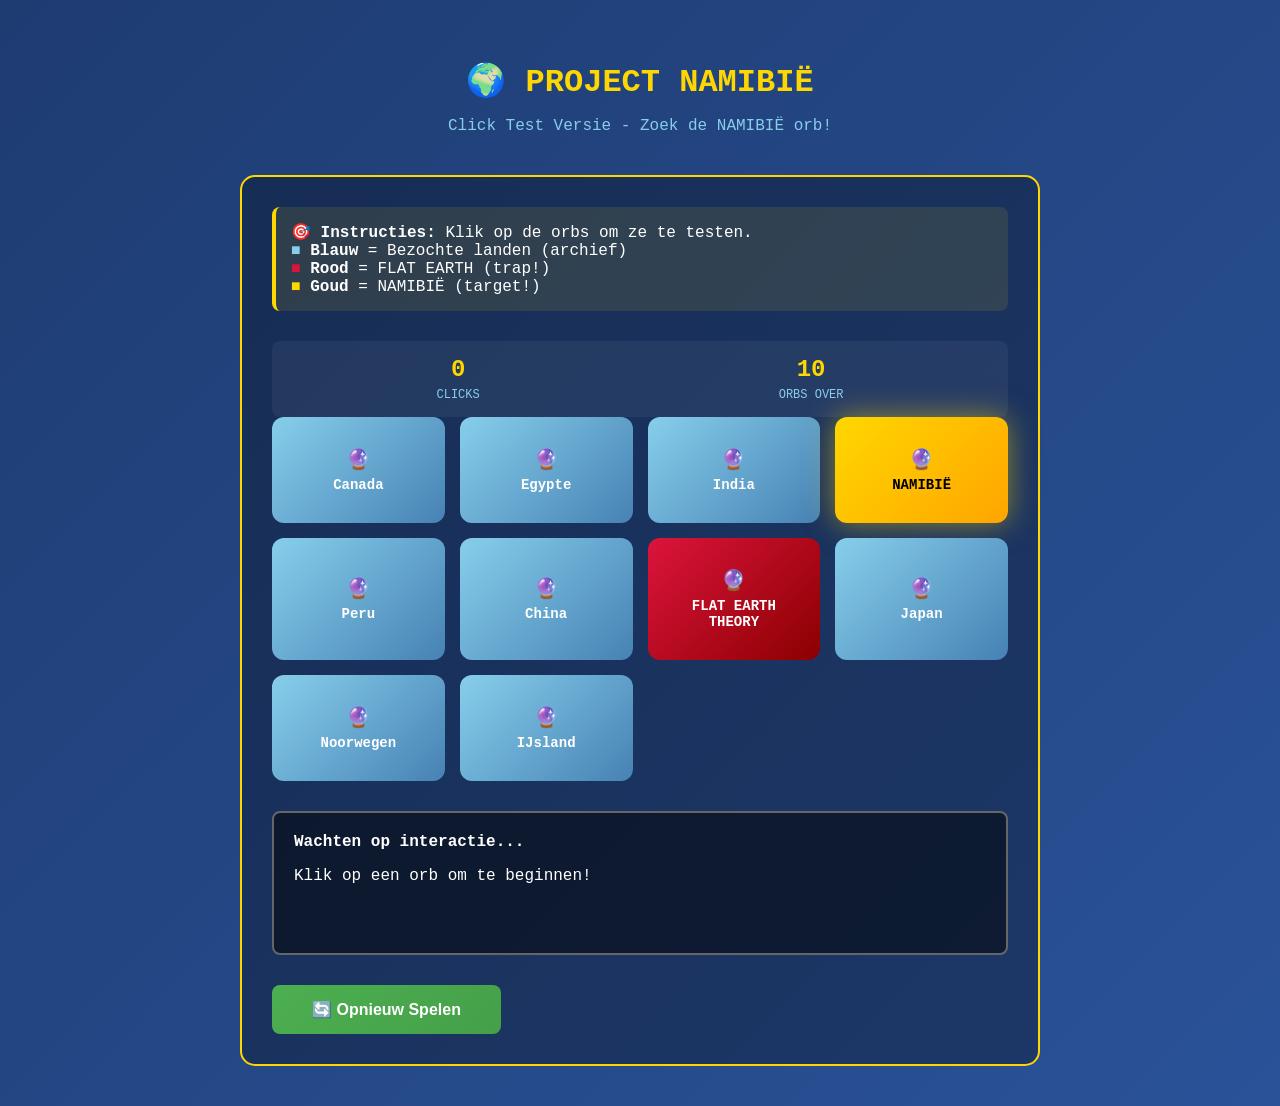
<file: ar-scavenger-hunt-clicktest.html>
<!DOCTYPE html>
<html lang="nl">
<head>
    <meta charset="UTF-8">
    <meta name="viewport" content="width=device-width, initial-scale=1.0">
    <title>Project Namibië - Click Test</title>
    <style>
        body {
            margin: 0;
            padding: 40px;
            font-family: 'Courier New', monospace;
            background: linear-gradient(135deg, #1e3c72 0%, #2a5298 100%);
            color: white;
            min-height: 100vh;
        }

        .container {
            max-width: 800px;
            margin: 0 auto;
        }

        h1 {
            color: #FFD700;
            text-align: center;
            margin-bottom: 10px;
        }

        .subtitle {
            text-align: center;
            color: #87CEEB;
            margin-bottom: 40px;
        }

        .game-area {
            background: rgba(0, 0, 0, 0.3);
            padding: 30px;
            border-radius: 15px;
            border: 2px solid #FFD700;
        }

        .instruction {
            background: rgba(255, 215, 0, 0.1);
            padding: 15px;
            border-radius: 8px;
            margin-bottom: 30px;
            border-left: 4px solid #FFD700;
        }

        .orb-grid {
            display: grid;
            grid-template-columns: repeat(auto-fit, minmax(150px, 1fr));
            gap: 15px;
            margin-bottom: 30px;
        }

        .orb-button {
            padding: 30px 20px;
            border: none;
            border-radius: 12px;
            font-family: 'Courier New', monospace;
            font-size: 14px;
            font-weight: bold;
            cursor: pointer;
            transition: all 0.3s ease;
            position: relative;
            overflow: hidden;
        }

        .orb-button:before {
            content: '';
            position: absolute;
            top: 50%;
            left: 50%;
            width: 0;
            height: 0;
            border-radius: 50%;
            background: rgba(255, 255, 255, 0.5);
            transform: translate(-50%, -50%);
            transition: width 0.6s, height 0.6s;
        }

        .orb-button:active:before {
            width: 300px;
            height: 300px;
        }

        .orb-button:hover {
            transform: scale(1.05);
            box-shadow: 0 10px 30px rgba(0, 0, 0, 0.5);
        }

        .orb-button.decoy {
            background: linear-gradient(135deg, #87CEEB, #4682B4);
            color: white;
        }

        .orb-button.trap {
            background: linear-gradient(135deg, #DC143C, #8B0000);
            color: white;
            animation: pulse-red 2s infinite;
        }

        .orb-button.target {
            background: linear-gradient(135deg, #FFD700, #FFA500);
            color: #000;
            animation: pulse-gold 2s infinite;
            box-shadow: 0 0 30px rgba(255, 215, 0, 0.5);
        }

        @keyframes pulse-red {
            0%, 100% { box-shadow: 0 0 20px rgba(220, 20, 60, 0.5); }
            50% { box-shadow: 0 0 40px rgba(220, 20, 60, 0.8); }
        }

        @keyframes pulse-gold {
            0%, 100% { box-shadow: 0 0 30px rgba(255, 215, 0, 0.5); }
            50% { box-shadow: 0 0 50px rgba(255, 215, 0, 1); }
        }

        .feedback {
            min-height: 100px;
            padding: 20px;
            background: rgba(0, 0, 0, 0.5);
            border-radius: 8px;
            margin-top: 20px;
            border: 2px solid #666;
        }

        .feedback.success {
            border-color: #00FF00;
            background: rgba(0, 255, 0, 0.1);
        }

        .feedback.error {
            border-color: #FF0000;
            background: rgba(255, 0, 0, 0.1);
        }

        .feedback.archive {
            border-color: #888888;
            background: rgba(136, 136, 136, 0.1);
        }

        .victory-panel {
            position: fixed;
            top: 50%;
            left: 50%;
            transform: translate(-50%, -50%) scale(0);
            background: rgba(0, 0, 0, 0.95);
            padding: 50px;
            border-radius: 20px;
            border: 4px solid #FFD700;
            text-align: center;
            z-index: 1000;
            transition: transform 0.5s ease;
            max-width: 90%;
        }

        .victory-panel.show {
            transform: translate(-50%, -50%) scale(1);
        }

        .victory-panel h2 {
            color: #00FF00;
            font-size: 48px;
            margin: 0 0 20px 0;
        }

        .victory-panel .clue {
            color: #FFD700;
            font-size: 32px;
            margin: 20px 0;
            padding: 20px;
            background: rgba(255, 215, 0, 0.1);
            border-radius: 10px;
        }

        .stats {
            display: flex;
            justify-content: space-around;
            margin-top: 20px;
            padding: 15px;
            background: rgba(255, 255, 255, 0.05);
            border-radius: 8px;
        }

        .stat-item {
            text-align: center;
        }

        .stat-value {
            font-size: 24px;
            color: #FFD700;
            font-weight: bold;
        }

        .stat-label {
            font-size: 12px;
            color: #87CEEB;
            margin-top: 5px;
        }

        .reset-btn {
            margin-top: 30px;
            padding: 15px 40px;
            background: linear-gradient(135deg, #4CAF50, #45a049);
            border: none;
            border-radius: 8px;
            color: white;
            font-size: 16px;
            font-weight: bold;
            cursor: pointer;
            transition: all 0.3s;
        }

        .reset-btn:hover {
            transform: scale(1.05);
            box-shadow: 0 5px 20px rgba(76, 175, 80, 0.5);
        }
    </style>
</head>
<body>
    <div class="container">
        <h1>🌍 PROJECT NAMIBIË</h1>
        <p class="subtitle">Click Test Versie - Zoek de NAMIBIË orb!</p>

        <div class="game-area">
            <div class="instruction">
                <strong>🎯 Instructies:</strong> Klik op de orbs om ze te testen.<br>
                <span style="color: #87CEEB;">■</span> <strong>Blauw</strong> = Bezochte landen (archief)<br>
                <span style="color: #DC143C;">■</span> <strong>Rood</strong> = FLAT EARTH (trap!)<br>
                <span style="color: #FFD700;">■</span> <strong>Goud</strong> = NAMIBIË (target!)
            </div>

            <div class="stats">
                <div class="stat-item">
                    <div class="stat-value" id="clicks-count">0</div>
                    <div class="stat-label">CLICKS</div>
                </div>
                <div class="stat-item">
                    <div class="stat-value" id="orbs-remaining">10</div>
                    <div class="stat-label">ORBS OVER</div>
                </div>
            </div>

            <div class="orb-grid" id="orb-grid">
                <!-- Orbs worden hier gegenereerd -->
            </div>

            <div class="feedback" id="feedback">
                <strong>Wachten op interactie...</strong>
                <p>Klik op een orb om te beginnen!</p>
            </div>

            <button class="reset-btn" onclick="resetGame()">🔄 Opnieuw Spelen</button>
        </div>
    </div>

    <div class="victory-panel" id="victory-panel">
        <h2>🎉 LOCATIE GEVONDEN! 🎉</h2>
        <div class="clue">
            COÖRDINATEN:<br>
            <strong>DE OVEN</strong>
        </div>
        <p style="color: #87CEEB; font-size: 18px;">
            Op de Quest 3S zie je dit in AR met hand tracking!
        </p>
        <button class="reset-btn" onclick="resetGame()">Speel Opnieuw</button>
    </div>

    <script>
        // Audio Context
        const audioCtx = new (window.AudioContext || window.webkitAudioContext)();

        function playSound(type) {
            const osc = audioCtx.createOscillator();
            const gain = audioCtx.createGain();

            switch(type) {
                case 'click':
                    osc.type = 'square';
                    osc.frequency.value = 1300;
                    gain.gain.setValueAtTime(0.1, audioCtx.currentTime);
                    gain.gain.exponentialRampToValueAtTime(0.01, audioCtx.currentTime + 0.05);
                    osc.stop(audioCtx.currentTime + 0.05);
                    break;
                case 'buzzer':
                    osc.type = 'sawtooth';
                    osc.frequency.value = 120;
                    gain.gain.setValueAtTime(0.15, audioCtx.currentTime);
                    gain.gain.exponentialRampToValueAtTime(0.01, audioCtx.currentTime + 0.4);
                    osc.stop(audioCtx.currentTime + 0.4);
                    break;
                case 'glitch':
                    for (let i = 0; i < 5; i++) {
                        setTimeout(() => {
                            const glitchOsc = audioCtx.createOscillator();
                            const glitchGain = audioCtx.createGain();
                            glitchOsc.type = 'square';
                            glitchOsc.frequency.value = 200 + Math.random() * 300;
                            glitchGain.gain.setValueAtTime(0.1, audioCtx.currentTime);
                            glitchGain.gain.exponentialRampToValueAtTime(0.01, audioCtx.currentTime + 0.1);
                            glitchOsc.connect(glitchGain);
                            glitchGain.connect(audioCtx.destination);
                            glitchOsc.start();
                            glitchOsc.stop(audioCtx.currentTime + 0.1);
                        }, i * 80);
                    }
                    return;
                case 'success':
                    const melody = [523.25, 587.33, 659.25, 783.99, 880.00, 1046.50];
                    melody.forEach((freq, i) => {
                        setTimeout(() => {
                            const melodyOsc = audioCtx.createOscillator();
                            const melodyGain = audioCtx.createGain();
                            melodyOsc.type = 'sine';
                            melodyOsc.frequency.value = freq;
                            melodyGain.gain.setValueAtTime(0.1, audioCtx.currentTime);
                            melodyGain.gain.exponentialRampToValueAtTime(0.01, audioCtx.currentTime + 0.8);
                            melodyOsc.connect(melodyGain);
                            melodyGain.connect(audioCtx.destination);
                            melodyOsc.start();
                            melodyOsc.stop(audioCtx.currentTime + 0.8);
                        }, i * 180);
                    });
                    return;
            }

            osc.connect(gain);
            gain.connect(audioCtx.destination);
            osc.start();
        }

        // Game State
        let clickCount = 0;
        let orbsRemaining = 10;
        let gameWon = false;

        const countries = ['Peru', 'Japan', 'Noorwegen', 'Canada', 'China', 'India', 'IJsland', 'Egypte'];

        function createOrbs() {
            const grid = document.getElementById('orb-grid');
            grid.innerHTML = '';

            const orbs = [];

            // 8 decoys
            countries.forEach(country => {
                orbs.push({ type: 'decoy', label: country });
            });

            // 1 trap
            orbs.push({ type: 'trap', label: 'FLAT EARTH THEORY' });

            // 1 target
            orbs.push({ type: 'target', label: 'NAMIBIË' });

            // Shuffle
            orbs.sort(() => Math.random() - 0.5);

            // Create buttons
            orbs.forEach((orb, index) => {
                const btn = document.createElement('button');
                btn.className = `orb-button ${orb.type}`;
                btn.innerHTML = `
                    <div style="position: relative; z-index: 1;">
                        <div style="font-size: 20px; margin-bottom: 5px;">🔮</div>
                        <div>${orb.label}</div>
                    </div>
                `;
                btn.onclick = () => handleOrbClick(orb, btn);
                grid.appendChild(btn);
            });
        }

        function handleOrbClick(orb, btn) {
            if (gameWon || btn.disabled) return;

            clickCount++;
            document.getElementById('clicks-count').textContent = clickCount;

            btn.disabled = true;
            btn.style.opacity = '0.3';
            btn.style.cursor = 'not-allowed';

            const feedback = document.getElementById('feedback');

            if (orb.type === 'target') {
                // WIN!
                gameWon = true;
                playSound('success');
                feedback.className = 'feedback success';
                feedback.innerHTML = `
                    <h3 style="color: #00FF00; margin-top: 0;">✓ TARGET GEVONDEN!</h3>
                    <p><strong>${orb.label}</strong></p>
                    <p>🎉 Dit is de juiste orb! De schattenjacht kan beginnen!</p>
                `;

                setTimeout(() => {
                    document.getElementById('victory-panel').classList.add('show');
                }, 1000);

            } else if (orb.type === 'trap') {
                // TRAP!
                playSound('glitch');
                feedback.className = 'feedback error';
                feedback.innerHTML = `
                    <h3 style="color: #FF0000; margin-top: 0;">⚠️ TRAP GEACTIVEERD!</h3>
                    <p><strong>${orb.label}</strong></p>
                    <p>Dit is wetenschappelijk onmogelijk! Probeer een andere orb.</p>
                `;

            } else {
                // DECOY
                playSound('buzzer');
                feedback.className = 'feedback archive';
                feedback.innerHTML = `
                    <h3 style="color: #888888; margin-top: 0;">📁 REEDS ONTDEKT</h3>
                    <p><strong>${orb.label}</strong></p>
                    <p>Deze bestemming is al bezocht. Zoek verder!</p>
                `;
            }

            orbsRemaining--;
            document.getElementById('orbs-remaining').textContent = orbsRemaining;
        }

        function resetGame() {
            clickCount = 0;
            orbsRemaining = 10;
            gameWon = false;

            document.getElementById('clicks-count').textContent = '0';
            document.getElementById('orbs-remaining').textContent = '10';
            document.getElementById('victory-panel').classList.remove('show');

            const feedback = document.getElementById('feedback');
            feedback.className = 'feedback';
            feedback.innerHTML = `
                <strong>Wachten op interactie...</strong>
                <p>Klik op een orb om te beginnen!</p>
            `;

            createOrbs();
        }

        // Start game
        createOrbs();

        // Resume audio on first click
        document.addEventListener('click', () => {
            if (audioCtx.state === 'suspended') {
                audioCtx.resume();
            }
        }, { once: true });
    </script>
</body>
</html>
</file>
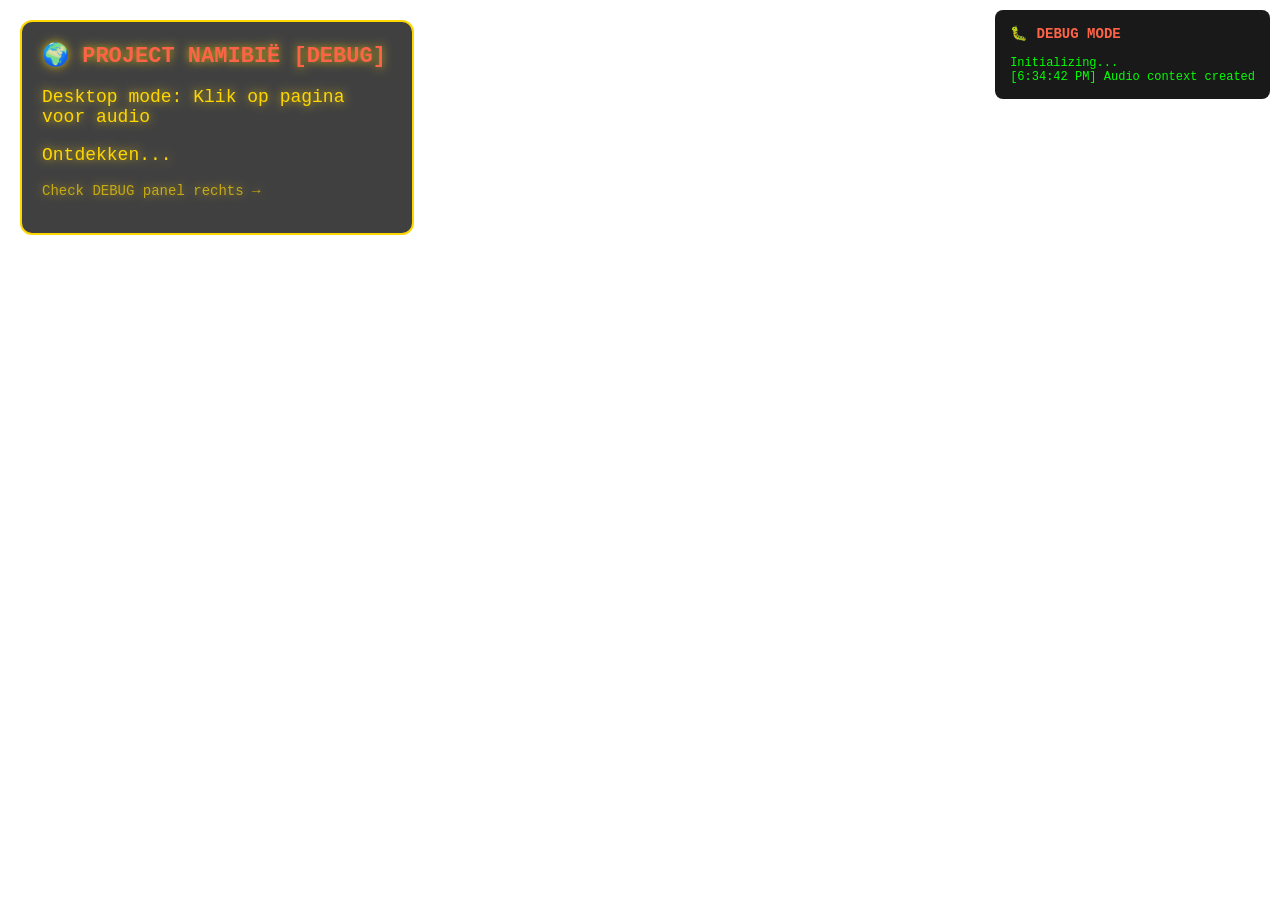
<file: ar-scavenger-hunt-debug.html>
<!DOCTYPE html>
<html lang="nl">
<head>
    <meta charset="UTF-8">
    <meta name="viewport" content="width=device-width, initial-scale=1.0">
    <title>Project Namibië - DEBUG MODE</title>
    <script src="https://aframe.io/releases/1.6.0/aframe.min.js"></script>
    <style>
        body {
            margin: 0;
            overflow: hidden;
            font-family: 'Courier New', monospace;
        }
        #debug-panel {
            position: fixed;
            top: 10px;
            right: 10px;
            background: rgba(0, 0, 0, 0.9);
            color: #00FF00;
            padding: 15px;
            border-radius: 8px;
            font-size: 12px;
            max-width: 300px;
            z-index: 10000;
        }
        #overlay {
            position: fixed;
            top: 20px;
            left: 20px;
            color: #FFD700;
            font-family: 'Courier New', monospace;
            font-size: 18px;
            text-shadow: 0 0 10px rgba(255, 215, 0, 0.8);
            z-index: 1000;
            pointer-events: none;
        }
        #instructions {
            background: rgba(0, 0, 0, 0.75);
            padding: 20px;
            border-radius: 12px;
            border: 2px solid #FFD700;
            max-width: 350px;
        }
        .title {
            color: #FF6347;
            font-size: 22px;
            font-weight: bold;
            margin-bottom: 10px;
        }
    </style>
</head>
<body>
    <!-- Debug Panel -->
    <div id="debug-panel">
        <h3 style="margin-top:0; color:#FF6347;">🐛 DEBUG MODE</h3>
        <div id="debug-log">Initializing...</div>
    </div>

    <!-- DOM Overlay -->
    <div id="overlay">
        <div id="instructions">
            <div class="title">🌍 PROJECT NAMIBIË [DEBUG]</div>
            <p>Desktop mode: Klik op pagina voor audio</p>
            <p id="status">Ontdekken...</p>
            <p style="font-size: 14px; opacity: 0.7;">Check DEBUG panel rechts →</p>
        </div>
    </div>

    <a-scene
        background="color: #87CEEB"
        fog="type: linear; color: #FFA500; near: 10; far: 50">

        <!-- Camera -->
        <a-entity id="rig" position="0 0 0">
            <a-camera id="camera" position="0 1.6 0" look-controls="enabled: true" wasd-controls="enabled: true">
            </a-camera>

            <!-- Debug: Show cursor for clicking -->
            <a-cursor></a-cursor>
        </a-entity>

        <!-- Game Manager -->
        <a-entity id="game-manager" game-controller-debug geiger-counter-debug></a-entity>

        <!-- Lighting -->
        <a-light type="ambient" intensity="0.9" color="#FFF8DC"></a-light>
        <a-light type="directional" intensity="0.6" position="2 3 1" color="#FFE4B5"></a-light>

    </a-scene>

    <script>
        // Debug Logger
        function log(message, color = '#00FF00') {
            const debugLog = document.getElementById('debug-log');
            const timestamp = new Date().toLocaleTimeString();
            debugLog.innerHTML += `<div style="color:${color};">[${timestamp}] ${message}</div>`;
            console.log(message);
        }

        // Audio Engine
        class AudioSynthesizer {
            constructor() {
                this.context = new (window.AudioContext || window.webkitAudioContext)();
                this.masterGain = this.context.createGain();
                this.masterGain.gain.value = 0.35;
                this.masterGain.connect(this.context.destination);
                log('Audio context created');
            }

            playClick() {
                const osc = this.context.createOscillator();
                const gain = this.context.createGain();
                osc.type = 'square';
                osc.frequency.value = 1300;
                gain.gain.setValueAtTime(0.15, this.context.currentTime);
                gain.gain.exponentialRampToValueAtTime(0.01, this.context.currentTime + 0.04);
                osc.connect(gain);
                gain.connect(this.masterGain);
                osc.start(this.context.currentTime);
                osc.stop(this.context.currentTime + 0.04);
            }

            playBuzzer() {
                const osc = this.context.createOscillator();
                const gain = this.context.createGain();
                osc.type = 'sawtooth';
                osc.frequency.value = 120;
                gain.gain.setValueAtTime(0.25, this.context.currentTime);
                gain.gain.exponentialRampToValueAtTime(0.01, this.context.currentTime + 0.4);
                osc.connect(gain);
                gain.connect(this.masterGain);
                osc.start(this.context.currentTime);
                osc.stop(this.context.currentTime + 0.4);
            }

            playDiscovery() {
                const melody = [523.25, 587.33, 659.25, 783.99, 880.00, 1046.50];
                melody.forEach((freq, i) => {
                    setTimeout(() => {
                        const osc = this.context.createOscillator();
                        const gain = this.context.createGain();
                        osc.type = 'sine';
                        osc.frequency.value = freq;
                        gain.gain.setValueAtTime(0.18, this.context.currentTime);
                        gain.gain.exponentialRampToValueAtTime(0.01, this.context.currentTime + 0.8);
                        osc.connect(gain);
                        gain.connect(this.masterGain);
                        osc.start(this.context.currentTime);
                        osc.stop(this.context.currentTime + 0.8);
                    }, i * 180);
                });
            }

            resume() {
                if (this.context.state === 'suspended') {
                    this.context.resume();
                    log('Audio context resumed', '#FFD700');
                }
            }
        }

        const audioEngine = new AudioSynthesizer();

        // Game Data
        const GAME_DATA = {
            visitedCountries: ['Peru', 'Japan', 'Noorwegen', 'Canada', 'China', 'India', 'IJsland', 'Egypte'],
            targetCountry: 'NAMIBIË',
            clueMessage: 'LOCATIE BEVESTIGD\n\nCOÖRDINATEN:\nDE OVEN'
        };

        // Game Controller (Debug Version)
        AFRAME.registerComponent('game-controller-debug', {
            init: function() {
                this.orbs = [];
                this.targetOrb = null;
                this.gameWon = false;

                log('Game controller initialized');

                this.el.sceneEl.addEventListener('loaded', () => {
                    log('Scene loaded, spawning orbs...');
                    setTimeout(() => this.spawnMemoryOrbs(), 1000);
                });
            },

            spawnMemoryOrbs: function() {
                const scene = this.el.sceneEl;
                const camera = document.querySelector('#camera');
                const cameraPos = camera.object3D.position;

                log('Spawning 10 memory orbs...');

                const totalOrbs = 10;
                const orbData = [];

                // Add 8 decoys
                for (let i = 0; i < 8; i++) {
                    orbData.push({
                        type: 'decoy',
                        label: GAME_DATA.visitedCountries[i],
                        color: '#87CEEB'
                    });
                }

                // Add 1 trap
                orbData.push({
                    type: 'trap',
                    label: 'FLAT EARTH',
                    color: '#DC143C'
                });

                // Add 1 target
                orbData.push({
                    type: 'target',
                    label: GAME_DATA.targetCountry,
                    color: '#FFD700'
                });

                orbData.sort(() => Math.random() - 0.5);

                orbData.forEach((data, i) => {
                    const angle = (Math.PI * 2 / totalOrbs) * i;
                    const radius = 2.5;
                    const height = 1.6;

                    const x = cameraPos.x + Math.cos(angle) * radius;
                    const y = height;
                    const z = cameraPos.z + Math.sin(angle) * radius;

                    const orb = this.createMemoryOrb(data, { x, y, z });
                    scene.appendChild(orb);
                    this.orbs.push(orb);

                    if (data.type === 'target') {
                        this.targetOrb = orb;
                        log(`Target orb: ${data.label} at position ${i}`, '#FFD700');
                    }
                });

                log(`✓ Spawned ${this.orbs.length} orbs`, '#00FF00');
            },

            createMemoryOrb: function(data, position) {
                const orbContainer = document.createElement('a-entity');
                orbContainer.setAttribute('position', `${position.x} ${position.y} ${position.z}`);
                orbContainer.classList.add('memory-orb');
                orbContainer.setAttribute('orb-type', data.type);
                orbContainer.setAttribute('orb-label', data.label);

                // Glass sphere
                const sphere = document.createElement('a-sphere');
                sphere.setAttribute('radius', '0.22');
                sphere.setAttribute('material', {
                    color: data.color,
                    transparent: true,
                    opacity: 0.6,
                    metalness: 0.1,
                    roughness: 0.2
                });

                sphere.setAttribute('animation__pulse', {
                    property: 'material.opacity',
                    from: 0.4,
                    to: 0.8,
                    dur: 2000,
                    easing: 'easeInOutSine',
                    loop: true,
                    dir: 'alternate'
                });

                sphere.setAttribute('animation__rotate', {
                    property: 'rotation',
                    to: '0 360 0',
                    dur: 12000,
                    easing: 'linear',
                    loop: true
                });

                // Make clickable
                sphere.classList.add('clickable');
                sphere.addEventListener('click', () => {
                    log(`Clicked: ${data.label} (${data.type})`, '#FFD700');
                    this.handleOrbInteraction(orbContainer);
                });

                orbContainer.appendChild(sphere);

                // Text label
                const textLabel = document.createElement('a-text');
                textLabel.setAttribute('value', data.label);
                textLabel.setAttribute('align', 'center');
                textLabel.setAttribute('color', '#FFFFFF');
                textLabel.setAttribute('width', '1.5');
                textLabel.setAttribute('position', '0 0 0');
                textLabel.setAttribute('scale', '0.8 0.8 0.8');

                orbContainer.appendChild(textLabel);

                return orbContainer;
            },

            handleOrbInteraction: function(orb) {
                if (this.gameWon) return;

                const orbType = orb.getAttribute('orb-type');
                const orbLabel = orb.getAttribute('orb-label');

                log(`Interaction: ${orbLabel} (${orbType})`, '#FFFF00');

                if (orbType === 'target') {
                    this.gameWon = true;
                    audioEngine.playDiscovery();
                    document.getElementById('status').innerHTML = '<strong style="color:#00FF00;">✓ NAMIBIË GEVONDEN!</strong>';
                    log('🎉 WIN! Target found!', '#00FF00');
                    this.showVictoryPanel(orb);
                    this.removeOrb(orb);

                } else if (orbType === 'trap') {
                    audioEngine.playBuzzer();
                    log('⚠️ TRAP triggered!', '#FF0000');
                    this.removeOrb(orb);

                } else {
                    audioEngine.playBuzzer();
                    log(`Archive: ${orbLabel}`, '#888888');
                    this.removeOrb(orb);
                }
            },

            removeOrb: function(orb) {
                orb.setAttribute('animation__scale', {
                    property: 'scale',
                    to: '0 0 0',
                    dur: 500
                });
                setTimeout(() => {
                    if (orb.parentNode) orb.parentNode.removeChild(orb);
                }, 500);
            },

            showVictoryPanel: function(orb) {
                const camera = document.querySelector('#camera');
                const cameraPos = camera.object3D.position.clone();
                const forward = new THREE.Vector3(0, 0, -2);
                forward.applyQuaternion(camera.object3D.quaternion);
                forward.add(cameraPos);

                const panel = document.createElement('a-entity');
                panel.setAttribute('position', forward);
                panel.setAttribute('look-at', '[camera]');

                const bg = document.createElement('a-plane');
                bg.setAttribute('width', '2');
                bg.setAttribute('height', '1.5');
                bg.setAttribute('color', '#000000');
                bg.setAttribute('opacity', '0.9');
                panel.appendChild(bg);

                const text = document.createElement('a-text');
                text.setAttribute('value', 'LOCATIE BEVESTIGD\n\nCOÖRDINATEN:\nDE OVEN');
                text.setAttribute('align', 'center');
                text.setAttribute('color', '#FFD700');
                text.setAttribute('width', '1.8');
                text.setAttribute('position', '0 0 0.02');
                panel.appendChild(text);

                this.el.sceneEl.appendChild(panel);
                log('Victory panel shown', '#00FF00');
            }
        });

        // Geiger Counter
        AFRAME.registerComponent('geiger-counter-debug', {
            init: function() {
                this.camera = document.querySelector('#camera');
                this.lastClickTime = 0;
                this.clickInterval = 1000;
                this.enabled = false;

                log('Geiger counter initialized');

                setTimeout(() => {
                    this.enabled = true;
                    log('Geiger counter enabled', '#FFD700');
                }, 2500);
            },

            tick: function(time) {
                if (!this.enabled) return;

                const gameController = document.querySelector('#game-manager').components['game-controller-debug'];
                if (!gameController || !gameController.targetOrb || gameController.gameWon) return;

                const cameraPos = this.camera.object3D.position;
                const targetPos = gameController.targetOrb.object3D.position;
                const distance = cameraPos.distanceTo(targetPos);

                if (distance < 1.0) {
                    this.clickInterval = 150;
                } else if (distance < 2.0) {
                    this.clickInterval = 350;
                } else if (distance < 3.0) {
                    this.clickInterval = 650;
                } else {
                    this.clickInterval = 1000;
                }

                if (time - this.lastClickTime > this.clickInterval) {
                    audioEngine.playClick();
                    this.lastClickTime = time;
                }
            }
        });

        // Resume audio on click
        document.addEventListener('click', () => {
            audioEngine.resume();
        });

        log('All systems initialized - Click page to start audio', '#00FF00');
    </script>
</body>
</html>
</file>
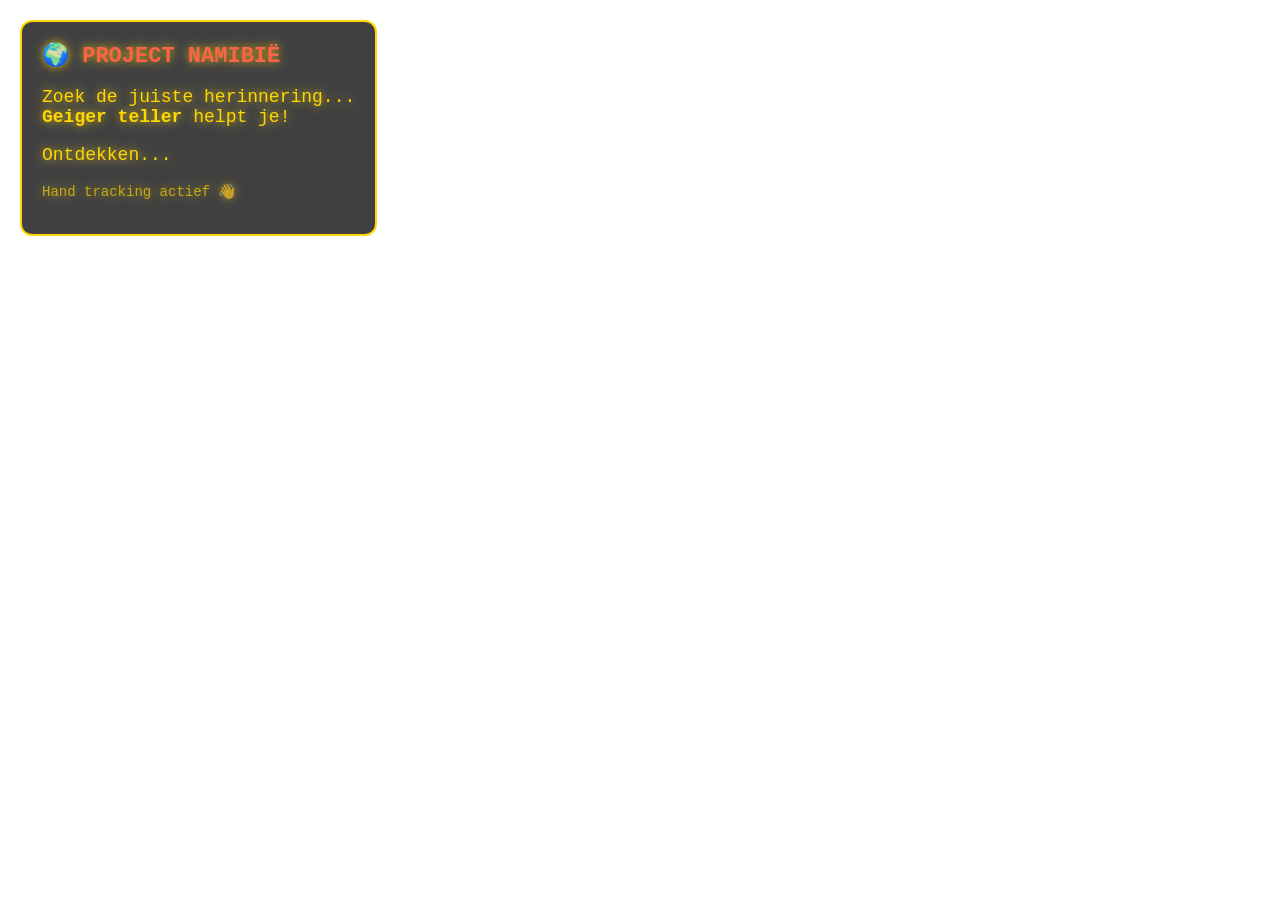
<file: ar-scavenger-hunt-premium.html>
<!DOCTYPE html>
<html lang="nl">
<head>
    <meta charset="UTF-8">
    <meta name="viewport" content="width=device-width, initial-scale=1.0">
    <title>Project Namibië - Premium XR Experience</title>
    <script src="https://aframe.io/releases/1.6.0/aframe.min.js"></script>
    <style>
        body {
            margin: 0;
            overflow: hidden;
            font-family: 'Courier New', monospace;
        }
        #overlay {
            position: fixed;
            top: 20px;
            left: 20px;
            color: #FFD700;
            font-family: 'Courier New', monospace;
            font-size: 18px;
            text-shadow: 0 0 10px rgba(255, 215, 0, 0.8);
            z-index: 1000;
            pointer-events: none;
        }
        #instructions {
            background: rgba(0, 0, 0, 0.75);
            padding: 20px;
            border-radius: 12px;
            border: 2px solid #FFD700;
            max-width: 350px;
        }
        .title {
            color: #FF6347;
            font-size: 22px;
            font-weight: bold;
            margin-bottom: 10px;
        }
    </style>
</head>
<body>
    <!-- DOM Overlay for Enhanced UI -->
    <div id="overlay">
        <div id="instructions">
            <div class="title">🌍 PROJECT NAMIBIË</div>
            <p>Zoek de juiste herinnering...<br/>
            <strong>Geiger teller</strong> helpt je!</p>
            <p id="status">Ontdekken...</p>
            <p style="font-size: 14px; opacity: 0.7;">Hand tracking actief 👋</p>
        </div>
    </div>

    <a-scene
        webxr="requiredFeatures: hit-test,local-floor;
               optionalFeatures: hand-tracking,dom-overlay,dom-overlay-for-handheld-ar;
               overlayElement: #overlay;"
        renderer="colorManagement: true; physicallyCorrectLights: true; alpha: true; antialias: true;"
        background="transparent"
        loading-screen="enabled: false"
        fog="type: linear; color: #FFA500; near: 10; far: 50">

        <!-- Camera Rig -->
        <a-entity id="rig" position="0 0 0">
            <a-camera id="camera" position="0 1.6 0" look-controls="enabled: true" camera-shake>
            </a-camera>

            <!-- Hand Tracking -->
            <a-entity
                id="leftHand"
                hand-tracking-controls="hand: left; modelColor: #FFD700"
                hand-collider="hand: left">
            </a-entity>

            <a-entity
                id="rightHand"
                hand-tracking-controls="hand: right; modelColor: #FFD700"
                hand-collider="hand: right">
            </a-entity>
        </a-entity>

        <!-- Game Manager -->
        <a-entity id="game-manager" game-controller geiger-counter></a-entity>

        <!-- Atmospheric Particle System -->
        <a-entity id="dust-particles" desert-atmosphere></a-entity>

        <!-- Enhanced Lighting for Premium Feel -->
        <a-light type="ambient" intensity="0.9" color="#FFF8DC"></a-light>
        <a-light type="directional" intensity="0.6" position="2 3 1" color="#FFE4B5"></a-light>
        <a-light type="point" intensity="0.3" position="0 2 0" color="#FF8C00" distance="5"></a-light>

    </a-scene>

    <script>
        // =====================================================
        // ENHANCED AUDIO ENGINE
        // =====================================================
        class PremiumAudioSynthesizer {
            constructor() {
                this.context = new (window.AudioContext || window.webkitAudioContext)();
                this.masterGain = this.context.createGain();
                this.masterGain.gain.value = 0.35;
                this.masterGain.connect(this.context.destination);
            }

            playClick() {
                const osc = this.context.createOscillator();
                const gain = this.context.createGain();
                osc.type = 'square';
                osc.frequency.value = 1300;
                gain.gain.setValueAtTime(0.15, this.context.currentTime);
                gain.gain.exponentialRampToValueAtTime(0.01, this.context.currentTime + 0.04);
                osc.connect(gain);
                gain.connect(this.masterGain);
                osc.start(this.context.currentTime);
                osc.stop(this.context.currentTime + 0.04);
            }

            // Archive Buzzer (Visited Countries)
            playBuzzer() {
                const osc = this.context.createOscillator();
                const gain = this.context.createGain();
                osc.type = 'sawtooth';
                osc.frequency.value = 120;
                gain.gain.setValueAtTime(0.25, this.context.currentTime);
                gain.gain.exponentialRampToValueAtTime(0.01, this.context.currentTime + 0.4);
                osc.connect(gain);
                gain.connect(this.masterGain);
                osc.start(this.context.currentTime);
                osc.stop(this.context.currentTime + 0.4);
            }

            // Error Glitch (Flat Earth)
            playGlitch() {
                for (let i = 0; i < 5; i++) {
                    setTimeout(() => {
                        const osc = this.context.createOscillator();
                        const gain = this.context.createGain();
                        osc.type = 'square';
                        osc.frequency.value = 200 + Math.random() * 300;
                        gain.gain.setValueAtTime(0.2, this.context.currentTime);
                        gain.gain.exponentialRampToValueAtTime(0.01, this.context.currentTime + 0.1);
                        osc.connect(gain);
                        gain.connect(this.masterGain);
                        osc.start(this.context.currentTime);
                        osc.stop(this.context.currentTime + 0.1);
                    }, i * 80);
                }
            }

            // Scientific Discovery (Namibië)
            playDiscovery() {
                const melody = [523.25, 587.33, 659.25, 783.99, 880.00, 1046.50]; // C-D-E-G-A-C
                melody.forEach((freq, i) => {
                    setTimeout(() => {
                        const osc = this.context.createOscillator();
                        const gain = this.context.createGain();
                        osc.type = 'sine';
                        osc.frequency.value = freq;
                        gain.gain.setValueAtTime(0.18, this.context.currentTime);
                        gain.gain.exponentialRampToValueAtTime(0.01, this.context.currentTime + 0.8);
                        osc.connect(gain);
                        gain.connect(this.masterGain);
                        osc.start(this.context.currentTime);
                        osc.stop(this.context.currentTime + 0.8);
                    }, i * 180);
                });
            }

            resume() {
                if (this.context.state === 'suspended') {
                    this.context.resume();
                }
            }
        }

        const audioEngine = new PremiumAudioSynthesizer();

        // =====================================================
        // GAME DATA: The Traveler's Memory
        // =====================================================
        const GAME_DATA = {
            visitedCountries: ['Peru', 'Japan', 'Noorwegen', 'Canada', 'China', 'India', 'IJsland', 'Egypte'],
            targetCountry: 'NAMIBIË',
            trapCountry: 'FLAT EARTH THEORY',
            clueMessage: 'LOCATIE BEVESTIGD\n\nCOÖRDINATEN:\nDE OVEN'
        };

        // =====================================================
        // PREMIUM GAME CONTROLLER
        // =====================================================
        AFRAME.registerComponent('game-controller', {
            init: function() {
                this.orbs = [];
                this.targetOrb = null;
                this.trapOrb = null;
                this.gameWon = false;

                this.el.sceneEl.addEventListener('loaded', () => {
                    setTimeout(() => this.spawnMemoryOrbs(), 1000);
                });

                this.el.sceneEl.addEventListener('enter-vr', () => {
                    audioEngine.resume();
                });
            },

            spawnMemoryOrbs: function() {
                const scene = this.el.sceneEl;
                const camera = document.querySelector('#camera');
                const cameraPos = camera.object3D.position;

                // Spawn 10 Memory Orbs
                const totalOrbs = 10;
                const decoyCount = 8;

                // Create orb data
                const orbData = [];

                // Add decoy orbs (visited countries)
                for (let i = 0; i < decoyCount; i++) {
                    orbData.push({
                        type: 'decoy',
                        label: GAME_DATA.visitedCountries[i % GAME_DATA.visitedCountries.length],
                        color: '#87CEEB' // Sky Blue
                    });
                }

                // Add trap orb
                orbData.push({
                    type: 'trap',
                    label: GAME_DATA.trapCountry,
                    color: '#DC143C' // Crimson Red
                });

                // Add target orb
                orbData.push({
                    type: 'target',
                    label: GAME_DATA.targetCountry,
                    color: '#FFD700' // Gold
                });

                // Shuffle array
                orbData.sort(() => Math.random() - 0.5);

                // Spawn orbs in circle
                orbData.forEach((data, i) => {
                    const angle = (Math.PI * 2 / totalOrbs) * i + Math.random() * 0.3;
                    const radius = 1.8 + Math.random() * 1.2; // 1.8m to 3m
                    const height = 1.2 + Math.random() * 0.8; // 1.2m to 2m

                    const x = cameraPos.x + Math.cos(angle) * radius;
                    const y = height;
                    const z = cameraPos.z + Math.sin(angle) * radius;

                    const orb = this.createMemoryOrb(data, { x, y, z });
                    scene.appendChild(orb);
                    this.orbs.push(orb);

                    if (data.type === 'target') {
                        this.targetOrb = orb;
                    } else if (data.type === 'trap') {
                        this.trapOrb = orb;
                    }
                });

                console.log('✅ Spawned 10 Memory Orbs (8 Decoys, 1 Trap, 1 Target)');
            },

            createMemoryOrb: function(data, position) {
                const orbContainer = document.createElement('a-entity');
                orbContainer.setAttribute('position', `${position.x} ${position.y} ${position.z}`);
                orbContainer.classList.add('memory-orb');
                orbContainer.setAttribute('orb-type', data.type);
                orbContainer.setAttribute('orb-label', data.label);

                // Glass sphere (outer shell)
                const sphere = document.createElement('a-sphere');
                sphere.setAttribute('radius', '0.22');
                sphere.setAttribute('material', {
                    color: data.color,
                    transparent: true,
                    opacity: 0.4,
                    metalness: 0.1,
                    roughness: 0.2,
                    side: 'double'
                });

                // Pulsating glow animation
                sphere.setAttribute('animation__pulse', {
                    property: 'material.opacity',
                    from: 0.3,
                    to: 0.6,
                    dur: 2000,
                    easing: 'easeInOutSine',
                    loop: true,
                    dir: 'alternate'
                });

                sphere.setAttribute('animation__emissive', {
                    property: 'material.emissiveIntensity',
                    from: 0.2,
                    to: 0.5,
                    dur: 2000,
                    easing: 'easeInOutSine',
                    loop: true,
                    dir: 'alternate'
                });

                sphere.setAttribute('material', 'emissive', data.color);
                sphere.setAttribute('material', 'emissiveIntensity', 0.3);

                // Slow rotation
                sphere.setAttribute('animation__rotate', {
                    property: 'rotation',
                    to: '0 360 0',
                    dur: 12000,
                    easing: 'linear',
                    loop: true
                });

                orbContainer.appendChild(sphere);

                // Inner text label (always faces camera)
                const textLabel = document.createElement('a-text');
                textLabel.setAttribute('value', data.label);
                textLabel.setAttribute('align', 'center');
                textLabel.setAttribute('color', '#FFFFFF');
                textLabel.setAttribute('width', '1.5');
                textLabel.setAttribute('wrap-count', '15');
                textLabel.setAttribute('position', '0 0 0');
                textLabel.setAttribute('scale', '0.8 0.8 0.8');
                textLabel.setAttribute('look-at', '[camera]'); // Billboard effect

                orbContainer.appendChild(textLabel);

                return orbContainer;
            },

            handleOrbInteraction: function(orb) {
                if (this.gameWon) return;

                const orbType = orb.getAttribute('orb-type');
                const orbLabel = orb.getAttribute('orb-label');

                if (orbType === 'target') {
                    // WIN STATE
                    this.gameWon = true;
                    audioEngine.playDiscovery();
                    document.getElementById('status').innerHTML = '<strong style="color:#00FF00;">✓ NAMIBIË GEVONDEN!</strong>';
                    this.createVortexExplosion(orb);
                    setTimeout(() => this.showFinalReveal(orb), 800);
                    this.removeOrbWithEffect(orb, 1000);

                } else if (orbType === 'trap') {
                    // TRAP (Flat Earth)
                    audioEngine.playGlitch();
                    document.getElementById('status').innerHTML = '<strong style="color:#FF0000;">⚠ WETENSCHAPPELIJK ONMOGELIJK!</strong>';
                    this.triggerCameraShake();
                    this.flashScreen('#FF0000');
                    this.showFloatingText(orb, 'WETENSCHAPPELIJK\nONMOGELIJK', '#FF0000');
                    this.removeOrbWithEffect(orb, 1500);

                } else {
                    // DECOY (Already Visited)
                    audioEngine.playBuzzer();
                    this.showFloatingText(orb, 'REEDS ONTDEKT\n(ARCHIEF)', '#888888');
                    this.removeOrbWithEffect(orb, 800, '#555555');
                }
            },

            createVortexExplosion: function(orb) {
                const pos = orb.object3D.position;

                // Massive gold/orange particle vortex
                for (let i = 0; i < 80; i++) {
                    const particle = document.createElement('a-sphere');
                    particle.setAttribute('radius', 0.03 + Math.random() * 0.05);

                    const colors = ['#FFD700', '#FFA500', '#FF8C00', '#FF6347'];
                    const color = colors[Math.floor(Math.random() * colors.length)];
                    particle.setAttribute('color', color);
                    particle.setAttribute('position', pos);

                    // Spiral outward trajectory
                    const angle = (Math.PI * 2 / 80) * i;
                    const radius = 1.5 + Math.random() * 1;
                    const vx = Math.cos(angle) * radius;
                    const vy = Math.random() * 2 + 0.5;
                    const vz = Math.sin(angle) * radius;

                    particle.setAttribute('animation__pos', {
                        property: 'position',
                        to: `${pos.x + vx} ${pos.y + vy} ${pos.z + vz}`,
                        dur: 1500,
                        easing: 'easeOutQuad'
                    });

                    particle.setAttribute('animation__scale', {
                        property: 'scale',
                        to: '0 0 0',
                        dur: 1500,
                        easing: 'easeInQuad'
                    });

                    this.el.sceneEl.appendChild(particle);
                    setTimeout(() => particle.parentNode.removeChild(particle), 1500);
                }
            },

            removeOrbWithEffect: function(orb, duration, color = null) {
                if (color) {
                    orb.querySelector('a-sphere').setAttribute('material', 'color', color);
                }

                orb.setAttribute('animation__fadeout', {
                    property: 'scale',
                    to: '0 0 0',
                    dur: duration,
                    easing: 'easeInCubic'
                });

                setTimeout(() => {
                    if (orb.parentNode) orb.parentNode.removeChild(orb);
                }, duration);
            },

            showFloatingText: function(orb, message, color) {
                const pos = orb.object3D.position.clone();
                pos.y += 0.5;

                const textEntity = document.createElement('a-text');
                textEntity.setAttribute('value', message);
                textEntity.setAttribute('align', 'center');
                textEntity.setAttribute('color', color);
                textEntity.setAttribute('width', '2');
                textEntity.setAttribute('position', pos);
                textEntity.setAttribute('look-at', '[camera]');
                textEntity.setAttribute('scale', '1.5 1.5 1.5');

                textEntity.setAttribute('animation__float', {
                    property: 'position',
                    to: `${pos.x} ${pos.y + 0.8} ${pos.z}`,
                    dur: 2000,
                    easing: 'easeOutQuad'
                });

                textEntity.setAttribute('animation__fade', {
                    property: 'material.opacity',
                    from: 1,
                    to: 0,
                    dur: 2000,
                    easing: 'easeInQuad'
                });

                this.el.sceneEl.appendChild(textEntity);
                setTimeout(() => textEntity.parentNode.removeChild(textEntity), 2000);
            },

            triggerCameraShake: function() {
                const camera = document.querySelector('#camera');
                camera.emit('shake');
            },

            flashScreen: function(color) {
                const flash = document.createElement('a-plane');
                flash.setAttribute('width', '100');
                flash.setAttribute('height', '100');
                flash.setAttribute('color', color);
                flash.setAttribute('opacity', '0.6');
                flash.setAttribute('position', '0 1.6 -2');
                flash.setAttribute('material', 'side', 'double');

                flash.setAttribute('animation__fade', {
                    property: 'material.opacity',
                    from: 0.6,
                    to: 0,
                    dur: 500
                });

                this.el.sceneEl.appendChild(flash);
                setTimeout(() => flash.parentNode.removeChild(flash), 500);
            },

            showFinalReveal: function(orb) {
                const camera = document.querySelector('#camera');
                const cameraPos = camera.object3D.position.clone();
                const forward = new THREE.Vector3(0, 0, -1.8);
                forward.applyQuaternion(camera.object3D.quaternion);
                forward.add(cameraPos);

                // Main panel container
                const panel = document.createElement('a-entity');
                panel.setAttribute('position', forward);
                panel.setAttribute('look-at', '[camera]');

                // Background
                const bg = document.createElement('a-plane');
                bg.setAttribute('width', '1.6');
                bg.setAttribute('height', '1.2');
                bg.setAttribute('color', '#000000');
                bg.setAttribute('opacity', '0.9');
                bg.setAttribute('material', 'side', 'double');
                panel.appendChild(bg);

                // Border glow
                const border = document.createElement('a-plane');
                border.setAttribute('width', '1.65');
                border.setAttribute('height', '1.25');
                border.setAttribute('color', '#FFD700');
                border.setAttribute('opacity', '0.3');
                border.setAttribute('position', '0 0 -0.01');
                panel.appendChild(border);

                // Title text
                const title = document.createElement('a-text');
                title.setAttribute('value', 'LOCATIE BEVESTIGD');
                title.setAttribute('align', 'center');
                title.setAttribute('color', '#00FF00');
                title.setAttribute('width', '1.4');
                title.setAttribute('position', '0 0.35 0.02');
                title.setAttribute('scale', '1.2 1.2 1.2');
                panel.appendChild(title);

                // Coordinates text
                const coords = document.createElement('a-text');
                coords.setAttribute('value', 'COÖRDINATEN:\nDE OVEN');
                coords.setAttribute('align', 'center');
                coords.setAttribute('color', '#FFD700');
                coords.setAttribute('width', '1.3');
                coords.setAttribute('position', '0 -0.05 0.02');
                coords.setAttribute('scale', '1.5 1.5 1.5');
                coords.setAttribute('wrap-count', '20');
                panel.appendChild(coords);

                // 3D Book Model (Simple primitive)
                const book = document.createElement('a-box');
                book.setAttribute('width', '0.3');
                book.setAttribute('height', '0.4');
                book.setAttribute('depth', '0.05');
                book.setAttribute('color', '#8B4513');
                book.setAttribute('position', '0 -0.5 0.05');
                book.setAttribute('material', 'roughness', '0.8');

                book.setAttribute('animation__float', {
                    property: 'position',
                    to: '0 -0.4 0.05',
                    dur: 2000,
                    easing: 'easeInOutSine',
                    loop: true,
                    dir: 'alternate'
                });

                book.setAttribute('animation__rotate', {
                    property: 'rotation',
                    to: '0 360 0',
                    dur: 8000,
                    easing: 'linear',
                    loop: true
                });

                panel.appendChild(book);

                this.el.sceneEl.appendChild(panel);
            }
        });

        // =====================================================
        // GEIGER COUNTER (Enhanced)
        // =====================================================
        AFRAME.registerComponent('geiger-counter', {
            init: function() {
                this.camera = document.querySelector('#camera');
                this.lastClickTime = 0;
                this.clickInterval = 1000;
                this.enabled = false;

                setTimeout(() => {
                    this.enabled = true;
                }, 2500);
            },

            tick: function(time) {
                if (!this.enabled) return;

                const gameController = document.querySelector('#game-manager').components['game-controller'];
                if (!gameController || !gameController.targetOrb || gameController.gameWon) return;

                const cameraPos = this.camera.object3D.position;
                const targetPos = gameController.targetOrb.object3D.position;
                const distance = cameraPos.distanceTo(targetPos);

                // Enhanced distance mapping
                if (distance < 0.6) {
                    this.clickInterval = 80;
                } else if (distance < 1.2) {
                    this.clickInterval = 180;
                } else if (distance < 2.0) {
                    this.clickInterval = 350;
                } else if (distance < 3.0) {
                    this.clickInterval = 650;
                } else {
                    this.clickInterval = 1000;
                }

                if (time - this.lastClickTime > this.clickInterval) {
                    audioEngine.playClick();
                    this.lastClickTime = time;
                }
            }
        });

        // =====================================================
        // HAND COLLIDER (Enhanced)
        // =====================================================
        AFRAME.registerComponent('hand-collider', {
            schema: {
                hand: { type: 'string', default: 'right' }
            },

            init: function() {
                this.handMesh = null;
                this.collisionRadius = 0.15;
                this.collidedOrbs = new Set();

                this.el.addEventListener('model-loaded', () => {
                    this.handMesh = this.el.object3D;
                    this.createEnhancedIndicator();
                });
            },

            createEnhancedIndicator: function() {
                const indicator = document.createElement('a-sphere');
                indicator.setAttribute('radius', '0.025');
                indicator.setAttribute('color', '#00FF00');
                indicator.setAttribute('opacity', '0.6');
                indicator.setAttribute('material', 'emissive', '#00FF00');
                indicator.setAttribute('material', 'emissiveIntensity', '0.5');
                this.el.appendChild(indicator);
            },

            tick: function() {
                if (!this.handMesh) return;

                const handPos = this.el.object3D.position;
                const gameController = document.querySelector('#game-manager').components['game-controller'];

                if (!gameController || gameController.gameWon) return;

                const orbs = document.querySelectorAll('.memory-orb');
                orbs.forEach(orb => {
                    const orbPos = orb.object3D.position;
                    const distance = handPos.distanceTo(orbPos);

                    if (distance < this.collisionRadius) {
                        if (!this.collidedOrbs.has(orb)) {
                            this.collidedOrbs.add(orb);
                            gameController.handleOrbInteraction(orb);
                        }
                    } else {
                        this.collidedOrbs.delete(orb);
                    }
                });
            }
        });

        // =====================================================
        // CAMERA SHAKE EFFECT
        // =====================================================
        AFRAME.registerComponent('camera-shake', {
            init: function() {
                this.originalPosition = this.el.object3D.position.clone();
                this.shaking = false;

                this.el.addEventListener('shake', () => {
                    this.triggerShake();
                });
            },

            triggerShake: function() {
                this.shaking = true;
                this.shakeStartTime = Date.now();
                this.shakeDuration = 500;
            },

            tick: function() {
                if (!this.shaking) return;

                const elapsed = Date.now() - this.shakeStartTime;
                if (elapsed > this.shakeDuration) {
                    this.shaking = false;
                    return;
                }

                const intensity = 0.05 * (1 - elapsed / this.shakeDuration);
                const offsetX = (Math.random() - 0.5) * intensity;
                const offsetY = (Math.random() - 0.5) * intensity;
                const offsetZ = (Math.random() - 0.5) * intensity;

                this.el.object3D.position.set(
                    this.originalPosition.x + offsetX,
                    this.originalPosition.y + offsetY,
                    this.originalPosition.z + offsetZ
                );
            }
        });

        // =====================================================
        // DESERT ATMOSPHERE PARTICLE SYSTEM
        // =====================================================
        AFRAME.registerComponent('desert-atmosphere', {
            init: function() {
                this.particles = [];
                this.maxParticles = 50;
                this.spawnParticles();
            },

            spawnParticles: function() {
                const camera = document.querySelector('#camera');
                const cameraPos = camera.object3D.position;

                for (let i = 0; i < this.maxParticles; i++) {
                    const particle = document.createElement('a-sphere');
                    particle.setAttribute('radius', '0.01');
                    particle.setAttribute('color', '#FFE4B5');
                    particle.setAttribute('opacity', '0.3');

                    const angle = Math.random() * Math.PI * 2;
                    const radius = Math.random() * 4 + 1;
                    const height = Math.random() * 3 + 0.5;

                    const x = cameraPos.x + Math.cos(angle) * radius;
                    const y = height;
                    const z = cameraPos.z + Math.sin(angle) * radius;

                    particle.setAttribute('position', `${x} ${y} ${z}`);

                    // Slow floating animation
                    particle.setAttribute('animation__float', {
                        property: 'position',
                        to: `${x + (Math.random() - 0.5) * 0.5} ${y + 0.3} ${z + (Math.random() - 0.5) * 0.5}`,
                        dur: 4000 + Math.random() * 2000,
                        easing: 'easeInOutSine',
                        loop: true,
                        dir: 'alternate'
                    });

                    this.el.sceneEl.appendChild(particle);
                    this.particles.push(particle);
                }
            }
        });

        // =====================================================
        // INITIALIZE AUDIO ON INTERACTION
        // =====================================================
        document.addEventListener('click', () => audioEngine.resume());
        document.addEventListener('touchstart', () => audioEngine.resume());
    </script>
</body>
</html>
</file>
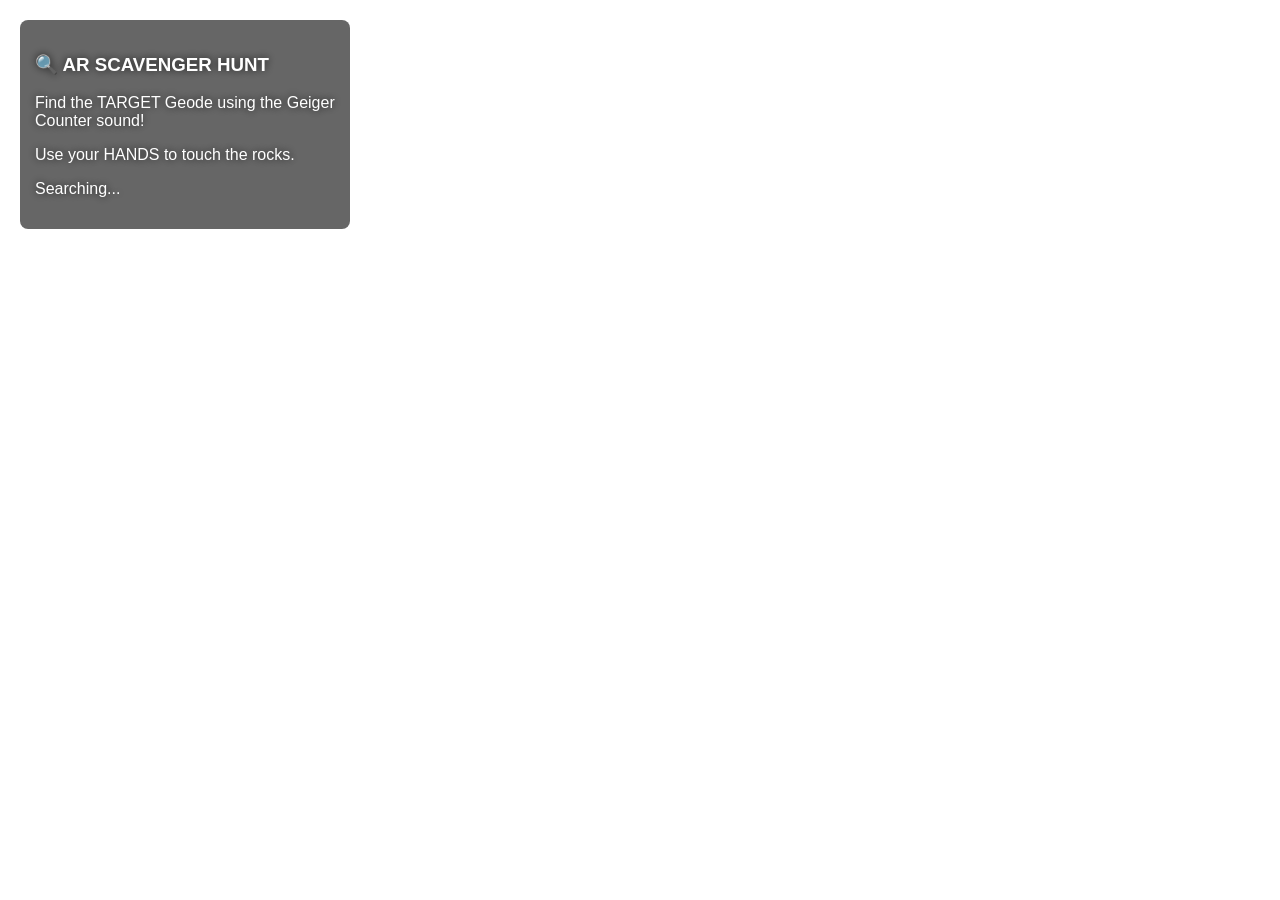
<file: ar-scavenger-hunt.html>
<!DOCTYPE html>
<html lang="en">
<head>
    <meta charset="UTF-8">
    <meta name="viewport" content="width=device-width, initial-scale=1.0">
    <title>AR Scavenger Hunt - Meta Quest 3S</title>
    <script src="https://aframe.io/releases/1.6.0/aframe.min.js"></script>
    <style>
        body {
            margin: 0;
            overflow: hidden;
        }
        #overlay {
            position: fixed;
            top: 20px;
            left: 20px;
            color: white;
            font-family: 'Arial', sans-serif;
            font-size: 16px;
            text-shadow: 0 0 8px rgba(0,0,0,0.8);
            z-index: 1000;
            pointer-events: none;
        }
        #instructions {
            background: rgba(0,0,0,0.6);
            padding: 15px;
            border-radius: 8px;
            max-width: 300px;
        }
    </style>
</head>
<body>
    <!-- DOM Overlay for UI -->
    <div id="overlay">
        <div id="instructions">
            <h3>🔍 AR SCAVENGER HUNT</h3>
            <p>Find the TARGET Geode using the Geiger Counter sound!</p>
            <p>Use your HANDS to touch the rocks.</p>
            <p id="status">Searching...</p>
        </div>
    </div>

    <a-scene
        webxr="requiredFeatures: hit-test,local-floor;
               optionalFeatures: hand-tracking,dom-overlay,dom-overlay-for-handheld-ar;
               overlayElement: #overlay;"
        renderer="colorManagement: true; physicallyCorrectLights: true; alpha: true;"
        background="transparent"
        loading-screen="enabled: false">

        <!-- Camera Rig -->
        <a-entity id="rig" position="0 0 0">
            <a-camera id="camera" position="0 1.6 0" look-controls="enabled: true">
                <!-- Geiger Counter Component attached to camera -->
            </a-camera>

            <!-- Hand Tracking (No Controllers) -->
            <a-entity
                id="leftHand"
                hand-tracking-controls="hand: left; modelColor: #FFD700"
                hand-collider="hand: left">
            </a-entity>

            <a-entity
                id="rightHand"
                hand-tracking-controls="hand: right; modelColor: #FFD700"
                hand-collider="hand: right">
            </a-entity>
        </a-entity>

        <!-- Game Manager (Spawns Geodes & Controls Logic) -->
        <a-entity id="game-manager" game-controller geiger-counter></a-entity>

        <!-- Lighting for AR -->
        <a-light type="ambient" intensity="0.8"></a-light>
        <a-light type="directional" intensity="0.5" position="1 2 1"></a-light>

    </a-scene>

    <script>
        // =====================================================
        // AUDIO ENGINE - Web Audio API Synthesizer
        // =====================================================
        class AudioSynthesizer {
            constructor() {
                this.context = new (window.AudioContext || window.webkitAudioContext)();
                this.masterGain = this.context.createGain();
                this.masterGain.gain.value = 0.3;
                this.masterGain.connect(this.context.destination);
            }

            // Geiger Counter Click (Short High-Frequency Blip)
            playClick() {
                const osc = this.context.createOscillator();
                const gain = this.context.createGain();

                osc.type = 'square';
                osc.frequency.value = 1200;

                gain.gain.setValueAtTime(0.2, this.context.currentTime);
                gain.gain.exponentialRampToValueAtTime(0.01, this.context.currentTime + 0.05);

                osc.connect(gain);
                gain.connect(this.masterGain);

                osc.start(this.context.currentTime);
                osc.stop(this.context.currentTime + 0.05);
            }

            // Dull Thud (Wrong Object)
            playThud() {
                const osc = this.context.createOscillator();
                const gain = this.context.createGain();

                osc.type = 'sawtooth';
                osc.frequency.value = 80;

                gain.gain.setValueAtTime(0.3, this.context.currentTime);
                gain.gain.exponentialRampToValueAtTime(0.01, this.context.currentTime + 0.3);

                osc.connect(gain);
                gain.connect(this.masterGain);

                osc.start(this.context.currentTime);
                osc.stop(this.context.currentTime + 0.3);
            }

            // Success Fanfare (Ascending Chord)
            playSuccess() {
                const frequencies = [523.25, 659.25, 783.99, 1046.50]; // C-E-G-C
                frequencies.forEach((freq, i) => {
                    setTimeout(() => {
                        const osc = this.context.createOscillator();
                        const gain = this.context.createGain();

                        osc.type = 'sine';
                        osc.frequency.value = freq;

                        gain.gain.setValueAtTime(0.2, this.context.currentTime);
                        gain.gain.exponentialRampToValueAtTime(0.01, this.context.currentTime + 0.6);

                        osc.connect(gain);
                        gain.connect(this.masterGain);

                        osc.start(this.context.currentTime);
                        osc.stop(this.context.currentTime + 0.6);
                    }, i * 150);
                });
            }

            // Resume context (required for mobile/VR browsers)
            resume() {
                if (this.context.state === 'suspended') {
                    this.context.resume();
                }
            }
        }

        // Global Audio Instance
        const audioEngine = new AudioSynthesizer();

        // =====================================================
        // GAME CONTROLLER COMPONENT
        // Spawns Geodes & Manages Game State
        // =====================================================
        AFRAME.registerComponent('game-controller', {
            init: function() {
                this.geodes = [];
                this.targetGeode = null;
                this.gameWon = false;

                // Wait for scene to load, then spawn geodes
                this.el.sceneEl.addEventListener('loaded', () => {
                    setTimeout(() => this.spawnGeodes(), 1000);
                });

                // Resume audio on first interaction
                this.el.sceneEl.addEventListener('enter-vr', () => {
                    audioEngine.resume();
                });
            },

            spawnGeodes: function() {
                const scene = this.el.sceneEl;
                const camera = document.querySelector('#camera');
                const cameraPos = camera.object3D.position;

                // Spawn 15 geodes in a random distribution around the user
                for (let i = 0; i < 15; i++) {
                    const angle = (Math.PI * 2 / 15) * i + Math.random() * 0.5;
                    const radius = 1.5 + Math.random() * 1.5; // 1.5m to 3m
                    const height = 1.0 + Math.random() * 1.0; // 1m to 2m

                    const x = cameraPos.x + Math.cos(angle) * radius;
                    const y = height;
                    const z = cameraPos.z + Math.sin(angle) * radius;

                    // Create geode entity
                    const geode = document.createElement('a-entity');
                    geode.setAttribute('geometry', {
                        primitive: 'icosahedron',
                        radius: 0.15 + Math.random() * 0.1
                    });

                    // Random desert colors
                    const colors = ['#D2691E', '#CD853F', '#DAA520', '#B8860B', '#FF8C00'];
                    const color = colors[Math.floor(Math.random() * colors.length)];

                    geode.setAttribute('material', {
                        color: color,
                        roughness: 0.8,
                        metalness: 0.2,
                        flatShading: true
                    });

                    geode.setAttribute('position', `${x} ${y} ${z}`);

                    // Slow rotation animation
                    geode.setAttribute('animation', {
                        property: 'rotation',
                        to: `${Math.random() * 360} ${Math.random() * 360} ${Math.random() * 360}`,
                        loop: true,
                        dur: 8000 + Math.random() * 4000,
                        easing: 'linear'
                    });

                    geode.classList.add('geode');
                    geode.setAttribute('geode-id', i);

                    scene.appendChild(geode);
                    this.geodes.push(geode);
                }

                // Randomly select one as the TARGET
                this.targetGeode = this.geodes[Math.floor(Math.random() * this.geodes.length)];
                this.targetGeode.classList.add('target-geode');

                // Add a subtle glow to the target (visual hint)
                this.targetGeode.setAttribute('material', 'emissive', '#FF6347');
                this.targetGeode.setAttribute('material', 'emissiveIntensity', 0.3);

                console.log('✅ Spawned 15 geodes. Target ID:', this.targetGeode.getAttribute('geode-id'));
            },

            destroyGeode: function(geode, isTarget) {
                if (this.gameWon) return;

                if (isTarget) {
                    // WIN STATE
                    this.gameWon = true;
                    audioEngine.playSuccess();

                    // Update UI
                    document.getElementById('status').innerHTML = '<strong style="color:#00FF00;">✓ DATA FOUND!</strong>';

                    // Particle explosion
                    this.createExplosion(geode);

                    // Show victory message
                    setTimeout(() => {
                        this.showVictoryPanel(geode);
                    }, 500);

                    // Remove geode
                    geode.setAttribute('animation__scale', {
                        property: 'scale',
                        to: '0 0 0',
                        dur: 500,
                        easing: 'easeInCubic'
                    });

                    setTimeout(() => geode.parentNode.removeChild(geode), 500);

                } else {
                    // Wrong geode
                    audioEngine.playThud();

                    // Small particle burst
                    this.createSmallBurst(geode);

                    // Remove geode
                    geode.setAttribute('animation__scale', {
                        property: 'scale',
                        to: '0 0 0',
                        dur: 300,
                        easing: 'easeInCubic'
                    });

                    setTimeout(() => geode.parentNode.removeChild(geode), 300);
                }
            },

            createExplosion: function(geode) {
                const pos = geode.object3D.position;

                // Create 30 particle fragments
                for (let i = 0; i < 30; i++) {
                    const particle = document.createElement('a-sphere');
                    particle.setAttribute('radius', 0.02 + Math.random() * 0.03);
                    particle.setAttribute('color', '#FF6347');
                    particle.setAttribute('position', pos);

                    const vx = (Math.random() - 0.5) * 2;
                    const vy = Math.random() * 1.5;
                    const vz = (Math.random() - 0.5) * 2;

                    particle.setAttribute('animation__pos', {
                        property: 'position',
                        to: `${pos.x + vx} ${pos.y + vy} ${pos.z + vz}`,
                        dur: 1000,
                        easing: 'easeOutQuad'
                    });

                    particle.setAttribute('animation__scale', {
                        property: 'scale',
                        to: '0 0 0',
                        dur: 1000,
                        easing: 'easeInQuad'
                    });

                    this.el.sceneEl.appendChild(particle);
                    setTimeout(() => particle.parentNode.removeChild(particle), 1000);
                }
            },

            createSmallBurst: function(geode) {
                const pos = geode.object3D.position;

                for (let i = 0; i < 8; i++) {
                    const particle = document.createElement('a-sphere');
                    particle.setAttribute('radius', 0.015);
                    particle.setAttribute('color', '#555555');
                    particle.setAttribute('position', pos);

                    const vx = (Math.random() - 0.5) * 0.5;
                    const vy = Math.random() * 0.5;
                    const vz = (Math.random() - 0.5) * 0.5;

                    particle.setAttribute('animation__pos', {
                        property: 'position',
                        to: `${pos.x + vx} ${pos.y + vy} ${pos.z + vz}`,
                        dur: 500
                    });

                    particle.setAttribute('animation__scale', {
                        property: 'scale',
                        to: '0 0 0',
                        dur: 500
                    });

                    this.el.sceneEl.appendChild(particle);
                    setTimeout(() => particle.parentNode.removeChild(particle), 500);
                }
            },

            showVictoryPanel: function(geode) {
                const camera = document.querySelector('#camera');
                const cameraPos = camera.object3D.position.clone();
                const cameraRot = camera.object3D.rotation;

                // Position panel 1.5m in front of camera
                const forward = new THREE.Vector3(0, 0, -1.5);
                forward.applyQuaternion(camera.object3D.quaternion);
                forward.add(cameraPos);

                const panel = document.createElement('a-entity');
                panel.setAttribute('position', forward);
                panel.setAttribute('rotation', `0 ${THREE.MathUtils.radToDeg(cameraRot.y)} 0`);

                // Background plane
                const bg = document.createElement('a-plane');
                bg.setAttribute('width', '1.2');
                bg.setAttribute('height', '0.6');
                bg.setAttribute('color', '#000000');
                bg.setAttribute('opacity', '0.85');
                panel.appendChild(bg);

                // Text
                const text = document.createElement('a-text');
                text.setAttribute('value', 'DATA FOUND\n\nLOCATIE:\nZOEK IN DE OVEN!');
                text.setAttribute('align', 'center');
                text.setAttribute('color', '#00FF00');
                text.setAttribute('width', '1');
                text.setAttribute('position', '0 0 0.01');
                text.setAttribute('wrap-count', '25');
                panel.appendChild(text);

                this.el.sceneEl.appendChild(panel);
            }
        });

        // =====================================================
        // GEIGER COUNTER COMPONENT
        // Plays faster clicks as camera approaches target
        // =====================================================
        AFRAME.registerComponent('geiger-counter', {
            init: function() {
                this.camera = document.querySelector('#camera');
                this.lastClickTime = 0;
                this.clickInterval = 1000;
                this.enabled = false;

                // Wait for target to be set
                setTimeout(() => {
                    this.enabled = true;
                }, 2000);
            },

            tick: function(time) {
                if (!this.enabled) return;

                const gameController = document.querySelector('#game-manager').components['game-controller'];
                if (!gameController || !gameController.targetGeode || gameController.gameWon) return;

                // Calculate distance to target
                const cameraPos = this.camera.object3D.position;
                const targetPos = gameController.targetGeode.object3D.position;
                const distance = cameraPos.distanceTo(targetPos);

                // Map distance to click interval
                // Close (<0.5m): 100ms | Medium (1m): 300ms | Far (>2m): 1000ms
                if (distance < 0.5) {
                    this.clickInterval = 100;
                } else if (distance < 1.0) {
                    this.clickInterval = 200;
                } else if (distance < 1.5) {
                    this.clickInterval = 400;
                } else if (distance < 2.0) {
                    this.clickInterval = 700;
                } else {
                    this.clickInterval = 1000;
                }

                // Play click if enough time has passed
                if (time - this.lastClickTime > this.clickInterval) {
                    audioEngine.playClick();
                    this.lastClickTime = time;
                }
            }
        });

        // =====================================================
        // HAND COLLIDER COMPONENT
        // Detects proximity to geodes (Simple Distance Check)
        // =====================================================
        AFRAME.registerComponent('hand-collider', {
            schema: {
                hand: { type: 'string', default: 'right' }
            },

            init: function() {
                this.handMesh = null;
                this.collisionRadius = 0.12; // 12cm collision sphere
                this.collidedGeodes = new Set();

                // Wait for hand model to load
                this.el.addEventListener('model-loaded', () => {
                    this.handMesh = this.el.object3D;
                    this.createVisualIndicator();
                });
            },

            createVisualIndicator: function() {
                // Add a small sphere to index finger tip for visual feedback
                const indicator = document.createElement('a-sphere');
                indicator.setAttribute('radius', '0.02');
                indicator.setAttribute('color', '#00FF00');
                indicator.setAttribute('opacity', '0.5');
                indicator.setAttribute('position', '0 0 0');
                this.el.appendChild(indicator);
            },

            tick: function() {
                if (!this.handMesh) return;

                const handPos = this.el.object3D.position;
                const gameController = document.querySelector('#game-manager').components['game-controller'];

                if (!gameController || gameController.gameWon) return;

                // Check collision with all geodes
                const geodes = document.querySelectorAll('.geode');
                geodes.forEach(geode => {
                    const geodePos = geode.object3D.position;
                    const distance = handPos.distanceTo(geodePos);

                    if (distance < this.collisionRadius) {
                        // Collision detected!
                        if (!this.collidedGeodes.has(geode)) {
                            this.collidedGeodes.add(geode);

                            const isTarget = geode.classList.contains('target-geode');
                            gameController.destroyGeode(geode, isTarget);
                        }
                    } else {
                        // Reset collision state when hand moves away
                        this.collidedGeodes.delete(geode);
                    }
                });
            }
        });

        // =====================================================
        // FALLBACK: Start audio context on any user interaction
        // =====================================================
        document.addEventListener('click', () => audioEngine.resume());
        document.addEventListener('touchstart', () => audioEngine.resume());
    </script>
</body>
</html>
</file>
